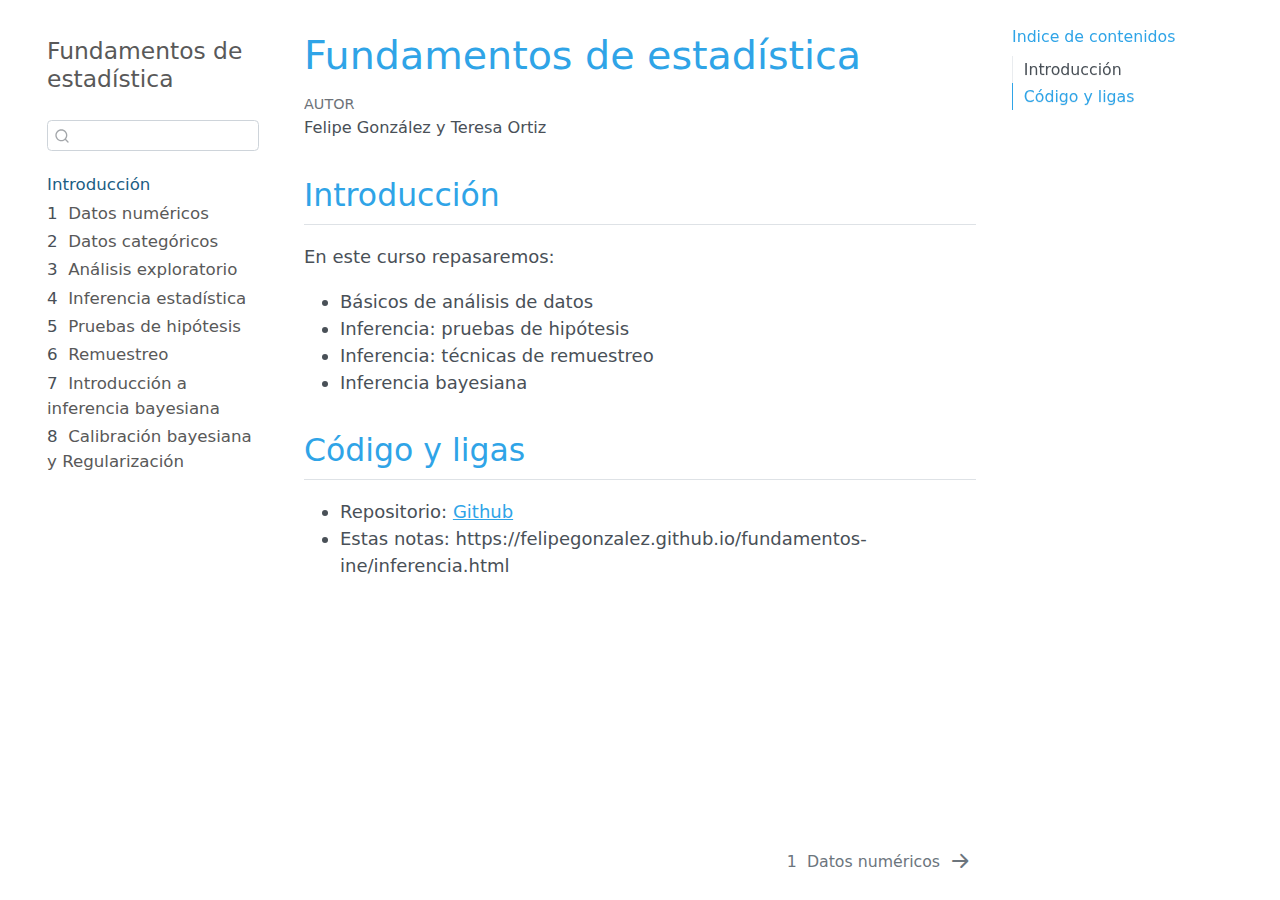
<file: docs/index.html>
<!DOCTYPE html>
<html xmlns="http://www.w3.org/1999/xhtml" lang="es" xml:lang="es"><head>

<meta charset="utf-8">
<meta name="generator" content="quarto-0.9.466">

<meta name="viewport" content="width=device-width, initial-scale=1.0, user-scalable=yes">

<meta name="author" content="Felipe González y Teresa Ortiz">

<title>Fundamentos de estadística</title>
<style>
code{white-space: pre-wrap;}
span.smallcaps{font-variant: small-caps;}
span.underline{text-decoration: underline;}
div.column{display: inline-block; vertical-align: top; width: 50%;}
div.hanging-indent{margin-left: 1.5em; text-indent: -1.5em;}
ul.task-list{list-style: none;}
</style>

<script id="quarto-search-options" type="application/json">{
  "location": "sidebar",
  "copy-button": false,
  "collapse-after": 3,
  "panel-placement": "start",
  "type": "textbox",
  "limit": 20,
  "language": {
    "search-no-results-text": "Sín resultados",
    "search-matching-documents-text": "documentos encontrados",
    "search-copy-link-title": "Copiar el enlace en la busqueda",
    "search-hide-matches-text": "Esconder resultados adicionales",
    "search-more-match-text": "hay más resultados en este documento",
    "search-more-matches-text": "más resultados en este documento",
    "search-clear-button-title": "Borrar",
    "search-detached-cancel-button-title": "Cancelar",
    "search-submit-button-title": "Eviar"
  }
}</script>


<script src="site_libs/quarto-nav/quarto-nav.js"></script><script src="site_libs/quarto-nav/headroom.min.js"></script><script src="site_libs/clipboard/clipboard.min.js"></script><script src="site_libs/quarto-search/autocomplete.umd.js"></script><script src="site_libs/quarto-search/fuse.min.js"></script><script src="site_libs/quarto-search/quarto-search.js"></script><meta name="quarto:offset" content="./"><link href="/numericos.html" rel="next"><script src="site_libs/quarto-html/quarto.js"></script><script src="site_libs/quarto-html/popper.min.js"></script><script src="site_libs/quarto-html/tippy.umd.min.js"></script><script src="site_libs/quarto-html/anchor.min.js"></script><link href="site_libs/quarto-html/tippy.css" rel="stylesheet"><link href="site_libs/quarto-html/quarto-syntax-highlighting.css" rel="stylesheet" id="quarto-text-highlighting-styles"><script src="site_libs/bootstrap/bootstrap.min.js"></script><link href="site_libs/bootstrap/bootstrap-icons.css" rel="stylesheet"><link href="site_libs/bootstrap/bootstrap.min.css" rel="stylesheet"></head>

<body class="nav-sidebar floating">

<div id="quarto-search-results"></div>
  <header id="quarto-header" class="headroom fixed-top">
  <nav class="quarto-secondary-nav" data-bs-toggle="collapse" data-bs-target="#quarto-sidebar" aria-controls="quarto-sidebar" aria-expanded="false" aria-label="Toggle sidebar navigation" onclick="if (window.quartoToggleHeadroom) { window.quartoToggleHeadroom(); }">
    <div class="container-fluid d-flex justify-content-between">
      <h1 class="quarto-secondary-nav-title">Fundamentos de estadística</h1>
      <button type="button" class="quarto-btn-toggle btn" aria-label="Show secondary navigation">
        <i class="bi bi-chevron-right"></i>
      </button>
    </div>
  </nav>
</header>
<!-- content -->
<div id="quarto-content" class="quarto-container page-columns page-rows-contents page-layout-article">
<!-- sidebar -->
  <nav id="quarto-sidebar" class="sidebar collapse sidebar-navigation floating overflow-auto">
    <div class="pt-lg-2 mt-2 text-left sidebar-header">
    <div class="sidebar-title mb-0 py-0">
      <a href="./">Fundamentos de estadística</a> 
    </div>
      </div>
      <div class="mt-2 flex-shrink-0 align-items-center">
        <div class="sidebar-search">
        <div id="quarto-search" class="" title="Search"></div>
        </div>
      </div>
    <div class="sidebar-menu-container"> 
    <ul class="list-unstyled mt-1">
        <li class="sidebar-item">
  <div class="sidebar-item-container"> 
  <a href="./index.html" class="sidebar-item-text sidebar-link active">Introducción</a>
  </div>
</li>
        <li class="sidebar-item">
  <div class="sidebar-item-container"> 
  <a href="./numericos.html" class="sidebar-item-text sidebar-link"><span class="chapter-number">1</span>&nbsp; <span class="chapter-title">Datos numéricos</span></a>
  </div>
</li>
        <li class="sidebar-item">
  <div class="sidebar-item-container"> 
  <a href="./categoricos.html" class="sidebar-item-text sidebar-link"><span class="chapter-number">2</span>&nbsp; <span class="chapter-title">Datos categóricos</span></a>
  </div>
</li>
        <li class="sidebar-item">
  <div class="sidebar-item-container"> 
  <a href="./analisis-datos.html" class="sidebar-item-text sidebar-link"><span class="chapter-number">3</span>&nbsp; <span class="chapter-title">Análisis exploratorio</span></a>
  </div>
</li>
        <li class="sidebar-item">
  <div class="sidebar-item-container"> 
  <a href="./inferencia.html" class="sidebar-item-text sidebar-link"><span class="chapter-number">4</span>&nbsp; <span class="chapter-title">Inferencia estadística</span></a>
  </div>
</li>
        <li class="sidebar-item">
  <div class="sidebar-item-container"> 
  <a href="./pruebas-hipotesis.html" class="sidebar-item-text sidebar-link"><span class="chapter-number">5</span>&nbsp; <span class="chapter-title">Pruebas de hipótesis</span></a>
  </div>
</li>
        <li class="sidebar-item">
  <div class="sidebar-item-container"> 
  <a href="./remuestreo-bootstrap.html" class="sidebar-item-text sidebar-link"><span class="chapter-number">6</span>&nbsp; <span class="chapter-title">Remuestreo</span></a>
  </div>
</li>
        <li class="sidebar-item">
  <div class="sidebar-item-container"> 
  <a href="./intro-bayesiana-1.html" class="sidebar-item-text sidebar-link"><span class="chapter-number">7</span>&nbsp; <span class="chapter-title">Introducción a inferencia bayesiana</span></a>
  </div>
</li>
        <li class="sidebar-item">
  <div class="sidebar-item-container"> 
  <a href="./intro-bayesiana-2.html" class="sidebar-item-text sidebar-link"><span class="chapter-number">8</span>&nbsp; <span class="chapter-title">Calibración bayesiana y Regularización</span></a>
  </div>
</li>
    </ul>
    </div>
</nav>
<!-- margin-sidebar -->
    <div id="quarto-margin-sidebar" class="sidebar margin-sidebar">
        <nav id="TOC" role="doc-toc">
    <h2 id="toc-title">Indice de contenidos</h2>
   
  <ul>
  <li><a href="#introducción" id="toc-introducción" class="nav-link active" data-scroll-target="#introducción">Introducción</a></li>
  <li><a href="#código-y-ligas" id="toc-código-y-ligas" class="nav-link" data-scroll-target="#código-y-ligas">Código y ligas</a></li>
  </ul>
</nav>
    </div>
<!-- main -->
<main class="content" id="quarto-document-content">

<header id="title-block-header" class="quarto-title-block default">
<div class="quarto-title">
<h1 class="title d-none d-lg-block">Fundamentos de estadística</h1>
</div>



<div class="quarto-title-meta">

    <div>
    <div class="quarto-title-meta-heading">Autor</div>
    <div class="quarto-title-meta-contents">
             <p>Felipe González y Teresa Ortiz </p>
          </div>
  </div>
    
    
  </div>
  

</header>

<section id="introducción" class="level2 unnumbered">
<h2 class="unnumbered anchored" data-anchor-id="introducción">Introducción</h2>
<p>En este curso repasaremos:</p>
<ul>
<li>Básicos de análisis de datos</li>
<li>Inferencia: pruebas de hipótesis</li>
<li>Inferencia: técnicas de remuestreo</li>
<li>Inferencia bayesiana</li>
</ul>
</section>
<section id="código-y-ligas" class="level2">
<h2 class="anchored" data-anchor-id="código-y-ligas">Código y ligas</h2>
<ul>
<li>Repositorio: <a href="https://github.com/felipegonzalez/fundamentos-ine">Github</a></li>
<li>Estas notas: https://felipegonzalez.github.io/fundamentos-ine/inferencia.html</li>
</ul>


</section>

</main> <!-- /main -->
<script id="quarto-html-after-body" type="application/javascript">
window.document.addEventListener("DOMContentLoaded", function (event) {
  const icon = "";
  const anchorJS = new window.AnchorJS();
  anchorJS.options = {
    placement: 'right',
    icon: icon
  };
  anchorJS.add('.anchored');
  const clipboard = new window.ClipboardJS('.code-copy-button', {
    target: function(trigger) {
      return trigger.previousElementSibling;
    }
  });
  clipboard.on('success', function(e) {
    // button target
    const button = e.trigger;
    // don't keep focus
    button.blur();
    // flash "checked"
    button.classList.add('code-copy-button-checked');
    var currentTitle = button.getAttribute("title");
    button.setAttribute("title", "Copiada");
    setTimeout(function() {
      button.setAttribute("title", currentTitle);
      button.classList.remove('code-copy-button-checked');
    }, 1000);
    // clear code selection
    e.clearSelection();
  });
  function tippyHover(el, contentFn) {
    const config = {
      allowHTML: true,
      content: contentFn,
      maxWidth: 500,
      delay: 100,
      arrow: false,
      appendTo: function(el) {
          return el.parentElement;
      },
      interactive: true,
      interactiveBorder: 10,
      theme: 'quarto',
      placement: 'bottom-start'
    };
    window.tippy(el, config); 
  }
  const noterefs = window.document.querySelectorAll('a[role="doc-noteref"]');
  for (var i=0; i<noterefs.length; i++) {
    const ref = noterefs[i];
    tippyHover(ref, function() {
      let href = ref.getAttribute('href');
      try { href = new URL(href).hash; } catch {}
      const id = href.replace(/^#\/?/, "");
      const note = window.document.getElementById(id);
      return note.innerHTML;
    });
  }
  var bibliorefs = window.document.querySelectorAll('a[role="doc-biblioref"]');
  for (var i=0; i<bibliorefs.length; i++) {
    const ref = bibliorefs[i];
    const cites = ref.parentNode.getAttribute('data-cites').split(' ');
    tippyHover(ref, function() {
      var popup = window.document.createElement('div');
      cites.forEach(function(cite) {
        var citeDiv = window.document.createElement('div');
        citeDiv.classList.add('hanging-indent');
        citeDiv.classList.add('csl-entry');
        var biblioDiv = window.document.getElementById('ref-' + cite);
        if (biblioDiv) {
          citeDiv.innerHTML = biblioDiv.innerHTML;
        }
        popup.appendChild(citeDiv);
      });
      return popup.innerHTML;
    });
  }
});
</script>
<nav class="page-navigation">
  <div class="nav-page nav-page-previous">
  </div>
  <div class="nav-page nav-page-next">
      <a href="./numericos.html" class="pagination-link">
        <span class="nav-page-text"><span class="chapter-number">1</span>&nbsp; <span class="chapter-title">Datos numéricos</span></span> <i class="bi bi-arrow-right-short"></i>
      </a>
  </div>
</nav>
</div> <!-- /content -->



</body></html>
</file>
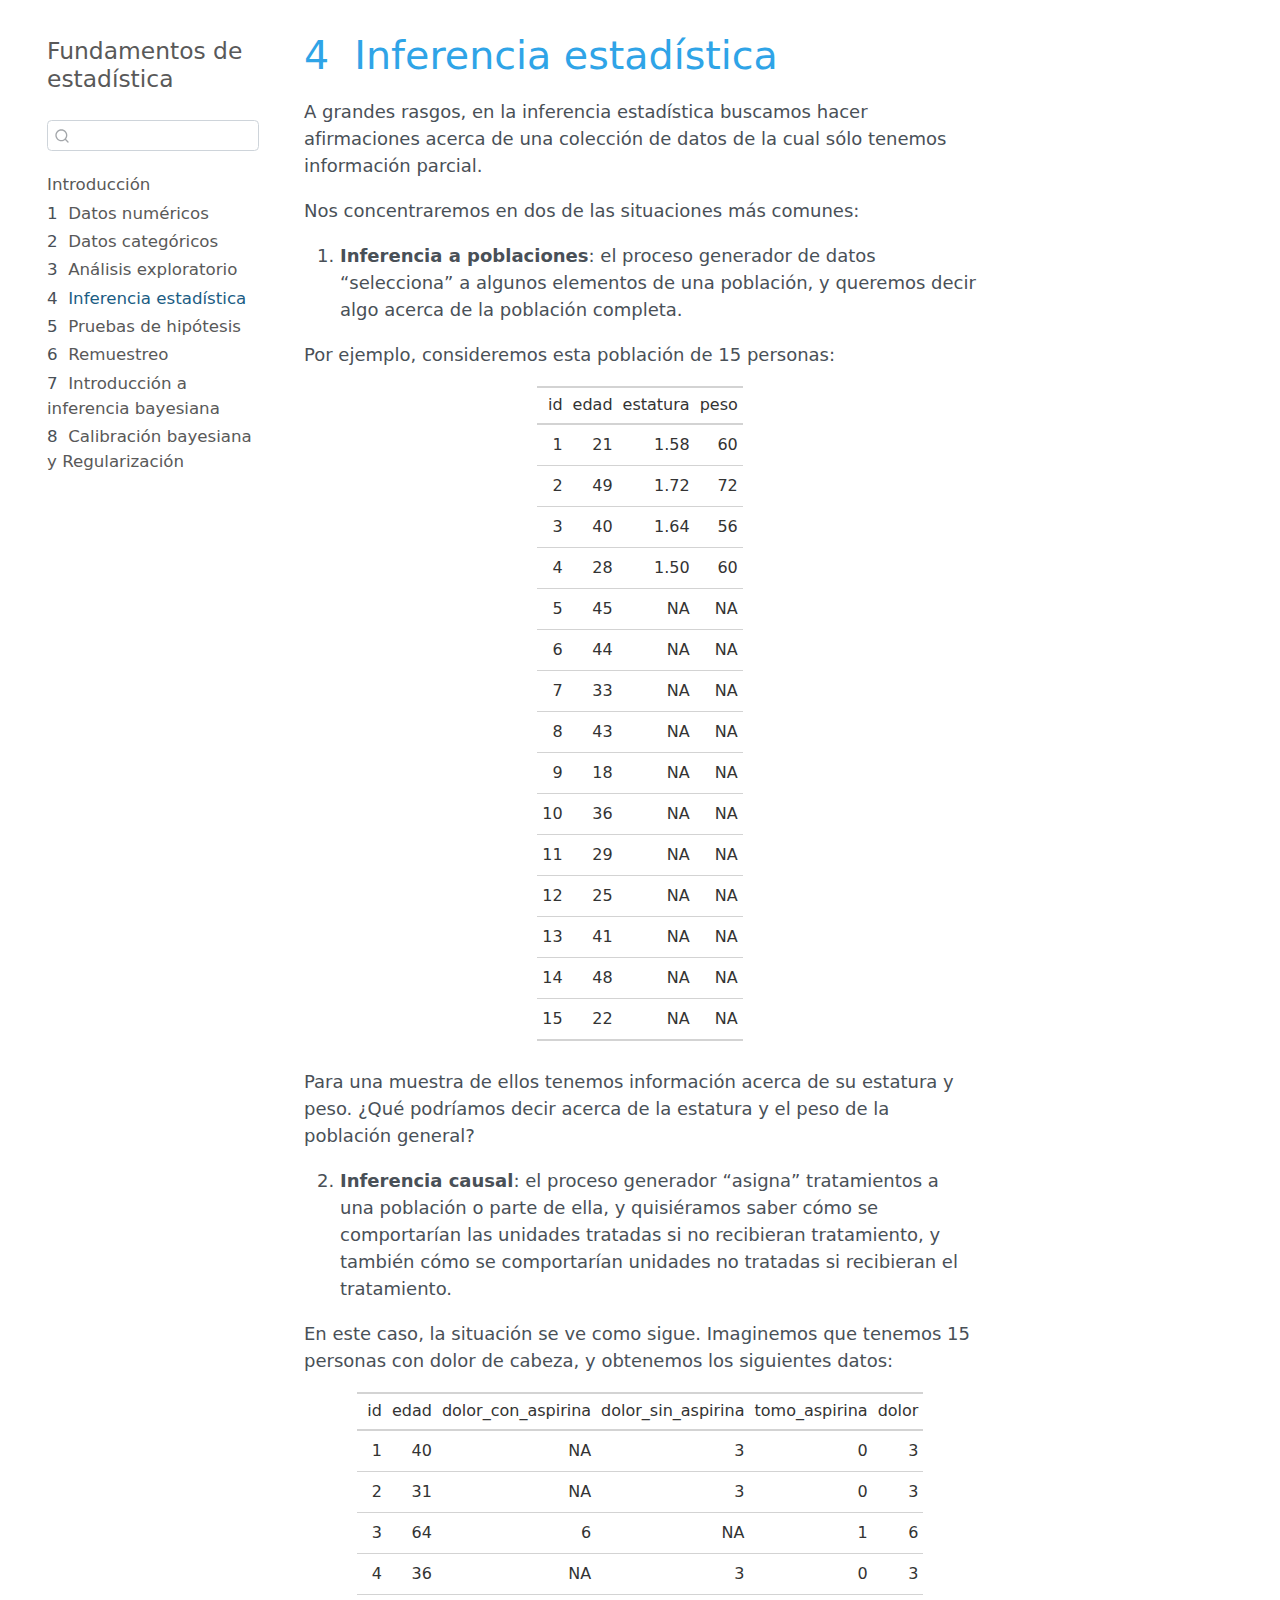
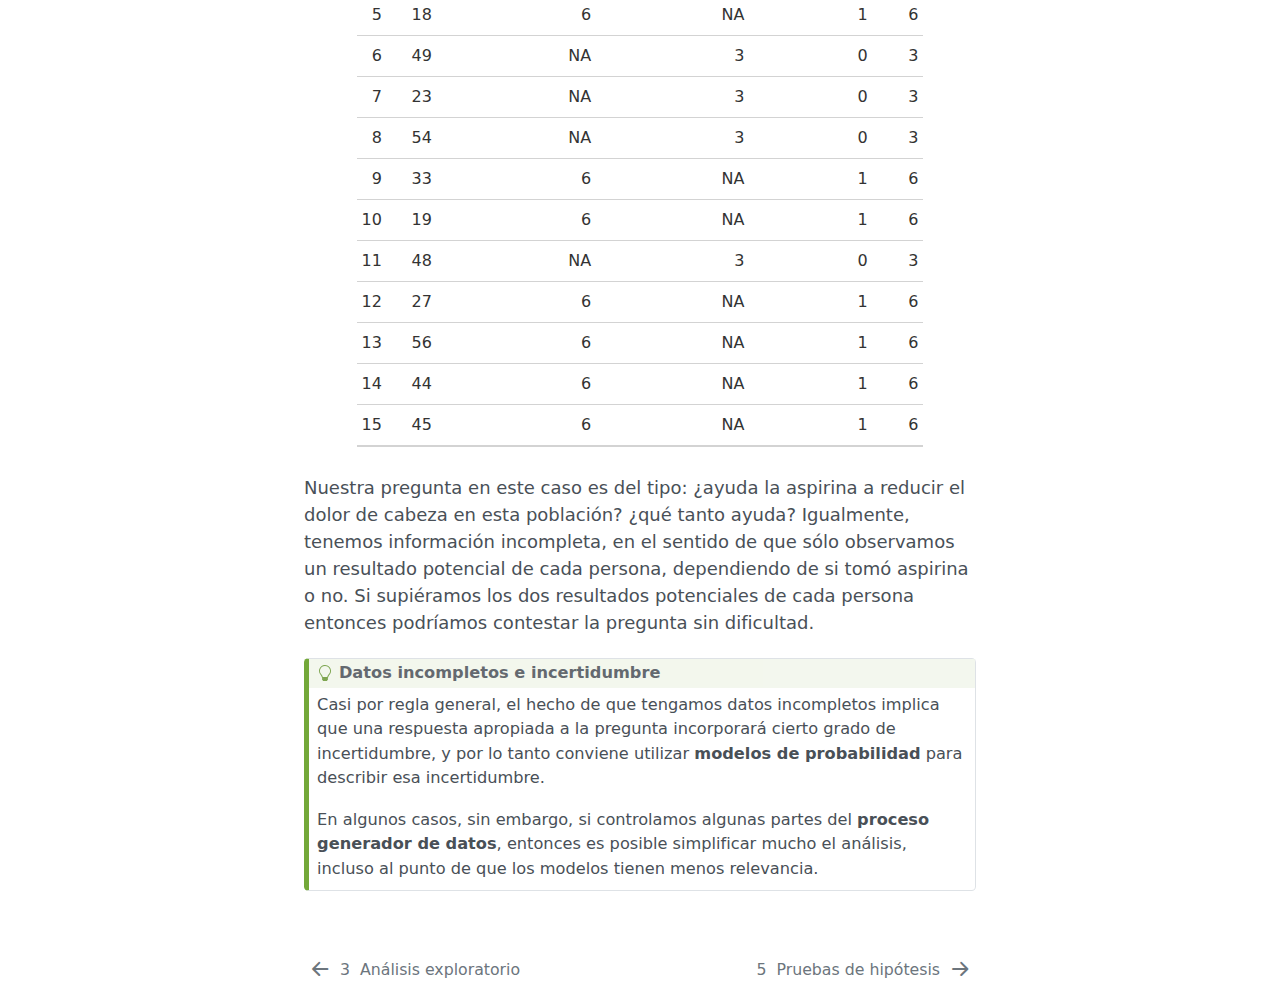
<file: docs/inferencia.html>
<!DOCTYPE html>
<html xmlns="http://www.w3.org/1999/xhtml" lang="es" xml:lang="es"><head>

<meta charset="utf-8">
<meta name="generator" content="quarto-0.9.466">

<meta name="viewport" content="width=device-width, initial-scale=1.0, user-scalable=yes">


<title>Fundamentos de estadística - 4&nbsp; Inferencia estadística</title>
<style>
code{white-space: pre-wrap;}
span.smallcaps{font-variant: small-caps;}
span.underline{text-decoration: underline;}
div.column{display: inline-block; vertical-align: top; width: 50%;}
div.hanging-indent{margin-left: 1.5em; text-indent: -1.5em;}
ul.task-list{list-style: none;}
</style>

<script id="quarto-search-options" type="application/json">{
  "location": "sidebar",
  "copy-button": false,
  "collapse-after": 3,
  "panel-placement": "start",
  "type": "textbox",
  "limit": 20,
  "language": {
    "search-no-results-text": "Sín resultados",
    "search-matching-documents-text": "documentos encontrados",
    "search-copy-link-title": "Copiar el enlace en la busqueda",
    "search-hide-matches-text": "Esconder resultados adicionales",
    "search-more-match-text": "hay más resultados en este documento",
    "search-more-matches-text": "más resultados en este documento",
    "search-clear-button-title": "Borrar",
    "search-detached-cancel-button-title": "Cancelar",
    "search-submit-button-title": "Eviar"
  }
}</script>


<script src="site_libs/quarto-nav/quarto-nav.js"></script><script src="site_libs/quarto-nav/headroom.min.js"></script><script src="site_libs/clipboard/clipboard.min.js"></script><script src="site_libs/quarto-search/autocomplete.umd.js"></script><script src="site_libs/quarto-search/fuse.min.js"></script><script src="site_libs/quarto-search/quarto-search.js"></script><meta name="quarto:offset" content="./"><link href="/pruebas-hipotesis.html" rel="next"><link href="/analisis-datos.html" rel="prev"><script src="site_libs/quarto-html/quarto.js"></script><script src="site_libs/quarto-html/popper.min.js"></script><script src="site_libs/quarto-html/tippy.umd.min.js"></script><script src="site_libs/quarto-html/anchor.min.js"></script><link href="site_libs/quarto-html/tippy.css" rel="stylesheet"><link href="site_libs/quarto-html/quarto-syntax-highlighting.css" rel="stylesheet" id="quarto-text-highlighting-styles"><script src="site_libs/bootstrap/bootstrap.min.js"></script><link href="site_libs/bootstrap/bootstrap-icons.css" rel="stylesheet"><link href="site_libs/bootstrap/bootstrap.min.css" rel="stylesheet"></head>

<body class="nav-sidebar floating">

<div id="quarto-search-results"></div>
  <header id="quarto-header" class="headroom fixed-top">
  <nav class="quarto-secondary-nav" data-bs-toggle="collapse" data-bs-target="#quarto-sidebar" aria-controls="quarto-sidebar" aria-expanded="false" aria-label="Toggle sidebar navigation" onclick="if (window.quartoToggleHeadroom) { window.quartoToggleHeadroom(); }">
    <div class="container-fluid d-flex justify-content-between">
      <h1 class="quarto-secondary-nav-title"><span class="chapter-number">4</span>&nbsp; <span class="chapter-title">Inferencia estadística</span></h1>
      <button type="button" class="quarto-btn-toggle btn" aria-label="Show secondary navigation">
        <i class="bi bi-chevron-right"></i>
      </button>
    </div>
  </nav>
</header>
<!-- content -->
<div id="quarto-content" class="quarto-container page-columns page-rows-contents page-layout-article">
<!-- sidebar -->
  <nav id="quarto-sidebar" class="sidebar collapse sidebar-navigation floating overflow-auto">
    <div class="pt-lg-2 mt-2 text-left sidebar-header">
    <div class="sidebar-title mb-0 py-0">
      <a href="./">Fundamentos de estadística</a> 
    </div>
      </div>
      <div class="mt-2 flex-shrink-0 align-items-center">
        <div class="sidebar-search">
        <div id="quarto-search" class="" title="Search"></div>
        </div>
      </div>
    <div class="sidebar-menu-container"> 
    <ul class="list-unstyled mt-1">
        <li class="sidebar-item">
  <div class="sidebar-item-container"> 
  <a href="./index.html" class="sidebar-item-text sidebar-link">Introducción</a>
  </div>
</li>
        <li class="sidebar-item">
  <div class="sidebar-item-container"> 
  <a href="./numericos.html" class="sidebar-item-text sidebar-link"><span class="chapter-number">1</span>&nbsp; <span class="chapter-title">Datos numéricos</span></a>
  </div>
</li>
        <li class="sidebar-item">
  <div class="sidebar-item-container"> 
  <a href="./categoricos.html" class="sidebar-item-text sidebar-link"><span class="chapter-number">2</span>&nbsp; <span class="chapter-title">Datos categóricos</span></a>
  </div>
</li>
        <li class="sidebar-item">
  <div class="sidebar-item-container"> 
  <a href="./analisis-datos.html" class="sidebar-item-text sidebar-link"><span class="chapter-number">3</span>&nbsp; <span class="chapter-title">Análisis exploratorio</span></a>
  </div>
</li>
        <li class="sidebar-item">
  <div class="sidebar-item-container"> 
  <a href="./inferencia.html" class="sidebar-item-text sidebar-link active"><span class="chapter-number">4</span>&nbsp; <span class="chapter-title">Inferencia estadística</span></a>
  </div>
</li>
        <li class="sidebar-item">
  <div class="sidebar-item-container"> 
  <a href="./pruebas-hipotesis.html" class="sidebar-item-text sidebar-link"><span class="chapter-number">5</span>&nbsp; <span class="chapter-title">Pruebas de hipótesis</span></a>
  </div>
</li>
        <li class="sidebar-item">
  <div class="sidebar-item-container"> 
  <a href="./remuestreo-bootstrap.html" class="sidebar-item-text sidebar-link"><span class="chapter-number">6</span>&nbsp; <span class="chapter-title">Remuestreo</span></a>
  </div>
</li>
        <li class="sidebar-item">
  <div class="sidebar-item-container"> 
  <a href="./intro-bayesiana-1.html" class="sidebar-item-text sidebar-link"><span class="chapter-number">7</span>&nbsp; <span class="chapter-title">Introducción a inferencia bayesiana</span></a>
  </div>
</li>
        <li class="sidebar-item">
  <div class="sidebar-item-container"> 
  <a href="./intro-bayesiana-2.html" class="sidebar-item-text sidebar-link"><span class="chapter-number">8</span>&nbsp; <span class="chapter-title">Calibración bayesiana y Regularización</span></a>
  </div>
</li>
    </ul>
    </div>
</nav>
<!-- margin-sidebar -->
    <div id="quarto-margin-sidebar" class="sidebar margin-sidebar">
        
    </div>
<!-- main -->
<main class="content" id="quarto-document-content">

<header id="title-block-header" class="quarto-title-block default">
<div class="quarto-title">
<h1 class="title d-none d-lg-block"><span class="chapter-number">4</span>&nbsp; <span class="chapter-title">Inferencia estadística</span></h1>
</div>



<div class="quarto-title-meta">

    
    
  </div>
  

</header>

<p>A grandes rasgos, en la inferencia estadística buscamos hacer afirmaciones acerca de una colección de datos de la cual sólo tenemos información parcial.</p>
<p>Nos concentraremos en dos de las situaciones más comunes:</p>
<ol type="1">
<li><strong>Inferencia a poblaciones</strong>: el proceso generador de datos “selecciona” a algunos elementos de una población, y queremos decir algo acerca de la población completa.</li>
</ol>
<p>Por ejemplo, consideremos esta población de 15 personas:</p>
<div class="cell">
<div class="cell-output-display">

<div id="aytbbbzylf" style="overflow-x:auto;overflow-y:auto;width:auto;height:auto;">
<style>html {
  font-family: -apple-system, BlinkMacSystemFont, 'Segoe UI', Roboto, Oxygen, Ubuntu, Cantarell, 'Helvetica Neue', 'Fira Sans', 'Droid Sans', Arial, sans-serif;
}

#aytbbbzylf .gt_table {
  display: table;
  border-collapse: collapse;
  margin-left: auto;
  margin-right: auto;
  color: #333333;
  font-size: 16px;
  font-weight: normal;
  font-style: normal;
  background-color: #FFFFFF;
  width: auto;
  border-top-style: solid;
  border-top-width: 2px;
  border-top-color: #A8A8A8;
  border-right-style: none;
  border-right-width: 2px;
  border-right-color: #D3D3D3;
  border-bottom-style: solid;
  border-bottom-width: 2px;
  border-bottom-color: #A8A8A8;
  border-left-style: none;
  border-left-width: 2px;
  border-left-color: #D3D3D3;
}

#aytbbbzylf .gt_heading {
  background-color: #FFFFFF;
  text-align: center;
  border-bottom-color: #FFFFFF;
  border-left-style: none;
  border-left-width: 1px;
  border-left-color: #D3D3D3;
  border-right-style: none;
  border-right-width: 1px;
  border-right-color: #D3D3D3;
}

#aytbbbzylf .gt_title {
  color: #333333;
  font-size: 125%;
  font-weight: initial;
  padding-top: 4px;
  padding-bottom: 4px;
  padding-left: 5px;
  padding-right: 5px;
  border-bottom-color: #FFFFFF;
  border-bottom-width: 0;
}

#aytbbbzylf .gt_subtitle {
  color: #333333;
  font-size: 85%;
  font-weight: initial;
  padding-top: 0;
  padding-bottom: 6px;
  padding-left: 5px;
  padding-right: 5px;
  border-top-color: #FFFFFF;
  border-top-width: 0;
}

#aytbbbzylf .gt_bottom_border {
  border-bottom-style: solid;
  border-bottom-width: 2px;
  border-bottom-color: #D3D3D3;
}

#aytbbbzylf .gt_col_headings {
  border-top-style: solid;
  border-top-width: 2px;
  border-top-color: #D3D3D3;
  border-bottom-style: solid;
  border-bottom-width: 2px;
  border-bottom-color: #D3D3D3;
  border-left-style: none;
  border-left-width: 1px;
  border-left-color: #D3D3D3;
  border-right-style: none;
  border-right-width: 1px;
  border-right-color: #D3D3D3;
}

#aytbbbzylf .gt_col_heading {
  color: #333333;
  background-color: #FFFFFF;
  font-size: 100%;
  font-weight: normal;
  text-transform: inherit;
  border-left-style: none;
  border-left-width: 1px;
  border-left-color: #D3D3D3;
  border-right-style: none;
  border-right-width: 1px;
  border-right-color: #D3D3D3;
  vertical-align: bottom;
  padding-top: 5px;
  padding-bottom: 6px;
  padding-left: 5px;
  padding-right: 5px;
  overflow-x: hidden;
}

#aytbbbzylf .gt_column_spanner_outer {
  color: #333333;
  background-color: #FFFFFF;
  font-size: 100%;
  font-weight: normal;
  text-transform: inherit;
  padding-top: 0;
  padding-bottom: 0;
  padding-left: 4px;
  padding-right: 4px;
}

#aytbbbzylf .gt_column_spanner_outer:first-child {
  padding-left: 0;
}

#aytbbbzylf .gt_column_spanner_outer:last-child {
  padding-right: 0;
}

#aytbbbzylf .gt_column_spanner {
  border-bottom-style: solid;
  border-bottom-width: 2px;
  border-bottom-color: #D3D3D3;
  vertical-align: bottom;
  padding-top: 5px;
  padding-bottom: 5px;
  overflow-x: hidden;
  display: inline-block;
  width: 100%;
}

#aytbbbzylf .gt_group_heading {
  padding-top: 8px;
  padding-bottom: 8px;
  padding-left: 5px;
  padding-right: 5px;
  color: #333333;
  background-color: #FFFFFF;
  font-size: 100%;
  font-weight: initial;
  text-transform: inherit;
  border-top-style: solid;
  border-top-width: 2px;
  border-top-color: #D3D3D3;
  border-bottom-style: solid;
  border-bottom-width: 2px;
  border-bottom-color: #D3D3D3;
  border-left-style: none;
  border-left-width: 1px;
  border-left-color: #D3D3D3;
  border-right-style: none;
  border-right-width: 1px;
  border-right-color: #D3D3D3;
  vertical-align: middle;
}

#aytbbbzylf .gt_empty_group_heading {
  padding: 0.5px;
  color: #333333;
  background-color: #FFFFFF;
  font-size: 100%;
  font-weight: initial;
  border-top-style: solid;
  border-top-width: 2px;
  border-top-color: #D3D3D3;
  border-bottom-style: solid;
  border-bottom-width: 2px;
  border-bottom-color: #D3D3D3;
  vertical-align: middle;
}

#aytbbbzylf .gt_from_md > :first-child {
  margin-top: 0;
}

#aytbbbzylf .gt_from_md > :last-child {
  margin-bottom: 0;
}

#aytbbbzylf .gt_row {
  padding-top: 8px;
  padding-bottom: 8px;
  padding-left: 5px;
  padding-right: 5px;
  margin: 10px;
  border-top-style: solid;
  border-top-width: 1px;
  border-top-color: #D3D3D3;
  border-left-style: none;
  border-left-width: 1px;
  border-left-color: #D3D3D3;
  border-right-style: none;
  border-right-width: 1px;
  border-right-color: #D3D3D3;
  vertical-align: middle;
  overflow-x: hidden;
}

#aytbbbzylf .gt_stub {
  color: #333333;
  background-color: #FFFFFF;
  font-size: 100%;
  font-weight: initial;
  text-transform: inherit;
  border-right-style: solid;
  border-right-width: 2px;
  border-right-color: #D3D3D3;
  padding-left: 5px;
  padding-right: 5px;
}

#aytbbbzylf .gt_stub_row_group {
  color: #333333;
  background-color: #FFFFFF;
  font-size: 100%;
  font-weight: initial;
  text-transform: inherit;
  border-right-style: solid;
  border-right-width: 2px;
  border-right-color: #D3D3D3;
  padding-left: 5px;
  padding-right: 5px;
  vertical-align: top;
}

#aytbbbzylf .gt_row_group_first td {
  border-top-width: 2px;
}

#aytbbbzylf .gt_summary_row {
  color: #333333;
  background-color: #FFFFFF;
  text-transform: inherit;
  padding-top: 8px;
  padding-bottom: 8px;
  padding-left: 5px;
  padding-right: 5px;
}

#aytbbbzylf .gt_first_summary_row {
  border-top-style: solid;
  border-top-color: #D3D3D3;
}

#aytbbbzylf .gt_first_summary_row.thick {
  border-top-width: 2px;
}

#aytbbbzylf .gt_last_summary_row {
  padding-top: 8px;
  padding-bottom: 8px;
  padding-left: 5px;
  padding-right: 5px;
  border-bottom-style: solid;
  border-bottom-width: 2px;
  border-bottom-color: #D3D3D3;
}

#aytbbbzylf .gt_grand_summary_row {
  color: #333333;
  background-color: #FFFFFF;
  text-transform: inherit;
  padding-top: 8px;
  padding-bottom: 8px;
  padding-left: 5px;
  padding-right: 5px;
}

#aytbbbzylf .gt_first_grand_summary_row {
  padding-top: 8px;
  padding-bottom: 8px;
  padding-left: 5px;
  padding-right: 5px;
  border-top-style: double;
  border-top-width: 6px;
  border-top-color: #D3D3D3;
}

#aytbbbzylf .gt_striped {
  background-color: rgba(128, 128, 128, 0.05);
}

#aytbbbzylf .gt_table_body {
  border-top-style: solid;
  border-top-width: 2px;
  border-top-color: #D3D3D3;
  border-bottom-style: solid;
  border-bottom-width: 2px;
  border-bottom-color: #D3D3D3;
}

#aytbbbzylf .gt_footnotes {
  color: #333333;
  background-color: #FFFFFF;
  border-bottom-style: none;
  border-bottom-width: 2px;
  border-bottom-color: #D3D3D3;
  border-left-style: none;
  border-left-width: 2px;
  border-left-color: #D3D3D3;
  border-right-style: none;
  border-right-width: 2px;
  border-right-color: #D3D3D3;
}

#aytbbbzylf .gt_footnote {
  margin: 0px;
  font-size: 90%;
  padding-left: 4px;
  padding-right: 4px;
  padding-left: 5px;
  padding-right: 5px;
}

#aytbbbzylf .gt_sourcenotes {
  color: #333333;
  background-color: #FFFFFF;
  border-bottom-style: none;
  border-bottom-width: 2px;
  border-bottom-color: #D3D3D3;
  border-left-style: none;
  border-left-width: 2px;
  border-left-color: #D3D3D3;
  border-right-style: none;
  border-right-width: 2px;
  border-right-color: #D3D3D3;
}

#aytbbbzylf .gt_sourcenote {
  font-size: 90%;
  padding-top: 4px;
  padding-bottom: 4px;
  padding-left: 5px;
  padding-right: 5px;
}

#aytbbbzylf .gt_left {
  text-align: left;
}

#aytbbbzylf .gt_center {
  text-align: center;
}

#aytbbbzylf .gt_right {
  text-align: right;
  font-variant-numeric: tabular-nums;
}

#aytbbbzylf .gt_font_normal {
  font-weight: normal;
}

#aytbbbzylf .gt_font_bold {
  font-weight: bold;
}

#aytbbbzylf .gt_font_italic {
  font-style: italic;
}

#aytbbbzylf .gt_super {
  font-size: 65%;
}

#aytbbbzylf .gt_two_val_uncert {
  display: inline-block;
  line-height: 1em;
  text-align: right;
  font-size: 60%;
  vertical-align: -0.25em;
  margin-left: 0.1em;
}

#aytbbbzylf .gt_footnote_marks {
  font-style: italic;
  font-weight: normal;
  font-size: 75%;
  vertical-align: 0.4em;
}

#aytbbbzylf .gt_asterisk {
  font-size: 100%;
  vertical-align: 0;
}

#aytbbbzylf .gt_slash_mark {
  font-size: 0.7em;
  line-height: 0.7em;
  vertical-align: 0.15em;
}

#aytbbbzylf .gt_fraction_numerator {
  font-size: 0.6em;
  line-height: 0.6em;
  vertical-align: 0.45em;
}

#aytbbbzylf .gt_fraction_denominator {
  font-size: 0.6em;
  line-height: 0.6em;
  vertical-align: -0.05em;
}
</style>
<table class="gt_table">
  
  <thead class="gt_col_headings">
    <tr>
      <th class="gt_col_heading gt_columns_bottom_border gt_right" rowspan="1" colspan="1">id</th>
      <th class="gt_col_heading gt_columns_bottom_border gt_right" rowspan="1" colspan="1">edad</th>
      <th class="gt_col_heading gt_columns_bottom_border gt_right" rowspan="1" colspan="1">estatura</th>
      <th class="gt_col_heading gt_columns_bottom_border gt_right" rowspan="1" colspan="1">peso</th>
    </tr>
  </thead>
  <tbody class="gt_table_body">
    <tr><td class="gt_row gt_right">1</td>
<td class="gt_row gt_right">21</td>
<td class="gt_row gt_right">1.58</td>
<td class="gt_row gt_right">60</td></tr>
    <tr><td class="gt_row gt_right">2</td>
<td class="gt_row gt_right">49</td>
<td class="gt_row gt_right">1.72</td>
<td class="gt_row gt_right">72</td></tr>
    <tr><td class="gt_row gt_right">3</td>
<td class="gt_row gt_right">40</td>
<td class="gt_row gt_right">1.64</td>
<td class="gt_row gt_right">56</td></tr>
    <tr><td class="gt_row gt_right">4</td>
<td class="gt_row gt_right">28</td>
<td class="gt_row gt_right">1.50</td>
<td class="gt_row gt_right">60</td></tr>
    <tr><td class="gt_row gt_right">5</td>
<td class="gt_row gt_right">45</td>
<td class="gt_row gt_right">NA</td>
<td class="gt_row gt_right">NA</td></tr>
    <tr><td class="gt_row gt_right">6</td>
<td class="gt_row gt_right">44</td>
<td class="gt_row gt_right">NA</td>
<td class="gt_row gt_right">NA</td></tr>
    <tr><td class="gt_row gt_right">7</td>
<td class="gt_row gt_right">33</td>
<td class="gt_row gt_right">NA</td>
<td class="gt_row gt_right">NA</td></tr>
    <tr><td class="gt_row gt_right">8</td>
<td class="gt_row gt_right">43</td>
<td class="gt_row gt_right">NA</td>
<td class="gt_row gt_right">NA</td></tr>
    <tr><td class="gt_row gt_right">9</td>
<td class="gt_row gt_right">18</td>
<td class="gt_row gt_right">NA</td>
<td class="gt_row gt_right">NA</td></tr>
    <tr><td class="gt_row gt_right">10</td>
<td class="gt_row gt_right">36</td>
<td class="gt_row gt_right">NA</td>
<td class="gt_row gt_right">NA</td></tr>
    <tr><td class="gt_row gt_right">11</td>
<td class="gt_row gt_right">29</td>
<td class="gt_row gt_right">NA</td>
<td class="gt_row gt_right">NA</td></tr>
    <tr><td class="gt_row gt_right">12</td>
<td class="gt_row gt_right">25</td>
<td class="gt_row gt_right">NA</td>
<td class="gt_row gt_right">NA</td></tr>
    <tr><td class="gt_row gt_right">13</td>
<td class="gt_row gt_right">41</td>
<td class="gt_row gt_right">NA</td>
<td class="gt_row gt_right">NA</td></tr>
    <tr><td class="gt_row gt_right">14</td>
<td class="gt_row gt_right">48</td>
<td class="gt_row gt_right">NA</td>
<td class="gt_row gt_right">NA</td></tr>
    <tr><td class="gt_row gt_right">15</td>
<td class="gt_row gt_right">22</td>
<td class="gt_row gt_right">NA</td>
<td class="gt_row gt_right">NA</td></tr>
  </tbody>
  
  
</table>
</div>
</div>
</div>
<p>Para una muestra de ellos tenemos información acerca de su estatura y peso. ¿Qué podríamos decir acerca de la estatura y el peso de la población general?</p>
<ol start="2" type="1">
<li><strong>Inferencia causal</strong>: el proceso generador “asigna” tratamientos a una población o parte de ella, y quisiéramos saber cómo se comportarían las unidades tratadas si no recibieran tratamiento, y también cómo se comportarían unidades no tratadas si recibieran el tratamiento.</li>
</ol>
<p>En este caso, la situación se ve como sigue. Imaginemos que tenemos 15 personas con dolor de cabeza, y obtenemos los siguientes datos:</p>
<div class="cell">
<div class="cell-output-display">

<div id="kgjlunddro" style="overflow-x:auto;overflow-y:auto;width:auto;height:auto;">
<style>html {
  font-family: -apple-system, BlinkMacSystemFont, 'Segoe UI', Roboto, Oxygen, Ubuntu, Cantarell, 'Helvetica Neue', 'Fira Sans', 'Droid Sans', Arial, sans-serif;
}

#kgjlunddro .gt_table {
  display: table;
  border-collapse: collapse;
  margin-left: auto;
  margin-right: auto;
  color: #333333;
  font-size: 16px;
  font-weight: normal;
  font-style: normal;
  background-color: #FFFFFF;
  width: auto;
  border-top-style: solid;
  border-top-width: 2px;
  border-top-color: #A8A8A8;
  border-right-style: none;
  border-right-width: 2px;
  border-right-color: #D3D3D3;
  border-bottom-style: solid;
  border-bottom-width: 2px;
  border-bottom-color: #A8A8A8;
  border-left-style: none;
  border-left-width: 2px;
  border-left-color: #D3D3D3;
}

#kgjlunddro .gt_heading {
  background-color: #FFFFFF;
  text-align: center;
  border-bottom-color: #FFFFFF;
  border-left-style: none;
  border-left-width: 1px;
  border-left-color: #D3D3D3;
  border-right-style: none;
  border-right-width: 1px;
  border-right-color: #D3D3D3;
}

#kgjlunddro .gt_title {
  color: #333333;
  font-size: 125%;
  font-weight: initial;
  padding-top: 4px;
  padding-bottom: 4px;
  padding-left: 5px;
  padding-right: 5px;
  border-bottom-color: #FFFFFF;
  border-bottom-width: 0;
}

#kgjlunddro .gt_subtitle {
  color: #333333;
  font-size: 85%;
  font-weight: initial;
  padding-top: 0;
  padding-bottom: 6px;
  padding-left: 5px;
  padding-right: 5px;
  border-top-color: #FFFFFF;
  border-top-width: 0;
}

#kgjlunddro .gt_bottom_border {
  border-bottom-style: solid;
  border-bottom-width: 2px;
  border-bottom-color: #D3D3D3;
}

#kgjlunddro .gt_col_headings {
  border-top-style: solid;
  border-top-width: 2px;
  border-top-color: #D3D3D3;
  border-bottom-style: solid;
  border-bottom-width: 2px;
  border-bottom-color: #D3D3D3;
  border-left-style: none;
  border-left-width: 1px;
  border-left-color: #D3D3D3;
  border-right-style: none;
  border-right-width: 1px;
  border-right-color: #D3D3D3;
}

#kgjlunddro .gt_col_heading {
  color: #333333;
  background-color: #FFFFFF;
  font-size: 100%;
  font-weight: normal;
  text-transform: inherit;
  border-left-style: none;
  border-left-width: 1px;
  border-left-color: #D3D3D3;
  border-right-style: none;
  border-right-width: 1px;
  border-right-color: #D3D3D3;
  vertical-align: bottom;
  padding-top: 5px;
  padding-bottom: 6px;
  padding-left: 5px;
  padding-right: 5px;
  overflow-x: hidden;
}

#kgjlunddro .gt_column_spanner_outer {
  color: #333333;
  background-color: #FFFFFF;
  font-size: 100%;
  font-weight: normal;
  text-transform: inherit;
  padding-top: 0;
  padding-bottom: 0;
  padding-left: 4px;
  padding-right: 4px;
}

#kgjlunddro .gt_column_spanner_outer:first-child {
  padding-left: 0;
}

#kgjlunddro .gt_column_spanner_outer:last-child {
  padding-right: 0;
}

#kgjlunddro .gt_column_spanner {
  border-bottom-style: solid;
  border-bottom-width: 2px;
  border-bottom-color: #D3D3D3;
  vertical-align: bottom;
  padding-top: 5px;
  padding-bottom: 5px;
  overflow-x: hidden;
  display: inline-block;
  width: 100%;
}

#kgjlunddro .gt_group_heading {
  padding-top: 8px;
  padding-bottom: 8px;
  padding-left: 5px;
  padding-right: 5px;
  color: #333333;
  background-color: #FFFFFF;
  font-size: 100%;
  font-weight: initial;
  text-transform: inherit;
  border-top-style: solid;
  border-top-width: 2px;
  border-top-color: #D3D3D3;
  border-bottom-style: solid;
  border-bottom-width: 2px;
  border-bottom-color: #D3D3D3;
  border-left-style: none;
  border-left-width: 1px;
  border-left-color: #D3D3D3;
  border-right-style: none;
  border-right-width: 1px;
  border-right-color: #D3D3D3;
  vertical-align: middle;
}

#kgjlunddro .gt_empty_group_heading {
  padding: 0.5px;
  color: #333333;
  background-color: #FFFFFF;
  font-size: 100%;
  font-weight: initial;
  border-top-style: solid;
  border-top-width: 2px;
  border-top-color: #D3D3D3;
  border-bottom-style: solid;
  border-bottom-width: 2px;
  border-bottom-color: #D3D3D3;
  vertical-align: middle;
}

#kgjlunddro .gt_from_md > :first-child {
  margin-top: 0;
}

#kgjlunddro .gt_from_md > :last-child {
  margin-bottom: 0;
}

#kgjlunddro .gt_row {
  padding-top: 8px;
  padding-bottom: 8px;
  padding-left: 5px;
  padding-right: 5px;
  margin: 10px;
  border-top-style: solid;
  border-top-width: 1px;
  border-top-color: #D3D3D3;
  border-left-style: none;
  border-left-width: 1px;
  border-left-color: #D3D3D3;
  border-right-style: none;
  border-right-width: 1px;
  border-right-color: #D3D3D3;
  vertical-align: middle;
  overflow-x: hidden;
}

#kgjlunddro .gt_stub {
  color: #333333;
  background-color: #FFFFFF;
  font-size: 100%;
  font-weight: initial;
  text-transform: inherit;
  border-right-style: solid;
  border-right-width: 2px;
  border-right-color: #D3D3D3;
  padding-left: 5px;
  padding-right: 5px;
}

#kgjlunddro .gt_stub_row_group {
  color: #333333;
  background-color: #FFFFFF;
  font-size: 100%;
  font-weight: initial;
  text-transform: inherit;
  border-right-style: solid;
  border-right-width: 2px;
  border-right-color: #D3D3D3;
  padding-left: 5px;
  padding-right: 5px;
  vertical-align: top;
}

#kgjlunddro .gt_row_group_first td {
  border-top-width: 2px;
}

#kgjlunddro .gt_summary_row {
  color: #333333;
  background-color: #FFFFFF;
  text-transform: inherit;
  padding-top: 8px;
  padding-bottom: 8px;
  padding-left: 5px;
  padding-right: 5px;
}

#kgjlunddro .gt_first_summary_row {
  border-top-style: solid;
  border-top-color: #D3D3D3;
}

#kgjlunddro .gt_first_summary_row.thick {
  border-top-width: 2px;
}

#kgjlunddro .gt_last_summary_row {
  padding-top: 8px;
  padding-bottom: 8px;
  padding-left: 5px;
  padding-right: 5px;
  border-bottom-style: solid;
  border-bottom-width: 2px;
  border-bottom-color: #D3D3D3;
}

#kgjlunddro .gt_grand_summary_row {
  color: #333333;
  background-color: #FFFFFF;
  text-transform: inherit;
  padding-top: 8px;
  padding-bottom: 8px;
  padding-left: 5px;
  padding-right: 5px;
}

#kgjlunddro .gt_first_grand_summary_row {
  padding-top: 8px;
  padding-bottom: 8px;
  padding-left: 5px;
  padding-right: 5px;
  border-top-style: double;
  border-top-width: 6px;
  border-top-color: #D3D3D3;
}

#kgjlunddro .gt_striped {
  background-color: rgba(128, 128, 128, 0.05);
}

#kgjlunddro .gt_table_body {
  border-top-style: solid;
  border-top-width: 2px;
  border-top-color: #D3D3D3;
  border-bottom-style: solid;
  border-bottom-width: 2px;
  border-bottom-color: #D3D3D3;
}

#kgjlunddro .gt_footnotes {
  color: #333333;
  background-color: #FFFFFF;
  border-bottom-style: none;
  border-bottom-width: 2px;
  border-bottom-color: #D3D3D3;
  border-left-style: none;
  border-left-width: 2px;
  border-left-color: #D3D3D3;
  border-right-style: none;
  border-right-width: 2px;
  border-right-color: #D3D3D3;
}

#kgjlunddro .gt_footnote {
  margin: 0px;
  font-size: 90%;
  padding-left: 4px;
  padding-right: 4px;
  padding-left: 5px;
  padding-right: 5px;
}

#kgjlunddro .gt_sourcenotes {
  color: #333333;
  background-color: #FFFFFF;
  border-bottom-style: none;
  border-bottom-width: 2px;
  border-bottom-color: #D3D3D3;
  border-left-style: none;
  border-left-width: 2px;
  border-left-color: #D3D3D3;
  border-right-style: none;
  border-right-width: 2px;
  border-right-color: #D3D3D3;
}

#kgjlunddro .gt_sourcenote {
  font-size: 90%;
  padding-top: 4px;
  padding-bottom: 4px;
  padding-left: 5px;
  padding-right: 5px;
}

#kgjlunddro .gt_left {
  text-align: left;
}

#kgjlunddro .gt_center {
  text-align: center;
}

#kgjlunddro .gt_right {
  text-align: right;
  font-variant-numeric: tabular-nums;
}

#kgjlunddro .gt_font_normal {
  font-weight: normal;
}

#kgjlunddro .gt_font_bold {
  font-weight: bold;
}

#kgjlunddro .gt_font_italic {
  font-style: italic;
}

#kgjlunddro .gt_super {
  font-size: 65%;
}

#kgjlunddro .gt_two_val_uncert {
  display: inline-block;
  line-height: 1em;
  text-align: right;
  font-size: 60%;
  vertical-align: -0.25em;
  margin-left: 0.1em;
}

#kgjlunddro .gt_footnote_marks {
  font-style: italic;
  font-weight: normal;
  font-size: 75%;
  vertical-align: 0.4em;
}

#kgjlunddro .gt_asterisk {
  font-size: 100%;
  vertical-align: 0;
}

#kgjlunddro .gt_slash_mark {
  font-size: 0.7em;
  line-height: 0.7em;
  vertical-align: 0.15em;
}

#kgjlunddro .gt_fraction_numerator {
  font-size: 0.6em;
  line-height: 0.6em;
  vertical-align: 0.45em;
}

#kgjlunddro .gt_fraction_denominator {
  font-size: 0.6em;
  line-height: 0.6em;
  vertical-align: -0.05em;
}
</style>
<table class="gt_table">
  
  <thead class="gt_col_headings">
    <tr>
      <th class="gt_col_heading gt_columns_bottom_border gt_right" rowspan="1" colspan="1">id</th>
      <th class="gt_col_heading gt_columns_bottom_border gt_right" rowspan="1" colspan="1">edad</th>
      <th class="gt_col_heading gt_columns_bottom_border gt_right" rowspan="1" colspan="1">dolor_con_aspirina</th>
      <th class="gt_col_heading gt_columns_bottom_border gt_right" rowspan="1" colspan="1">dolor_sin_aspirina</th>
      <th class="gt_col_heading gt_columns_bottom_border gt_right" rowspan="1" colspan="1">tomo_aspirina</th>
      <th class="gt_col_heading gt_columns_bottom_border gt_right" rowspan="1" colspan="1">dolor</th>
    </tr>
  </thead>
  <tbody class="gt_table_body">
    <tr><td class="gt_row gt_right">1</td>
<td class="gt_row gt_right">40</td>
<td class="gt_row gt_right">NA</td>
<td class="gt_row gt_right">3</td>
<td class="gt_row gt_right">0</td>
<td class="gt_row gt_right">3</td></tr>
    <tr><td class="gt_row gt_right">2</td>
<td class="gt_row gt_right">31</td>
<td class="gt_row gt_right">NA</td>
<td class="gt_row gt_right">3</td>
<td class="gt_row gt_right">0</td>
<td class="gt_row gt_right">3</td></tr>
    <tr><td class="gt_row gt_right">3</td>
<td class="gt_row gt_right">64</td>
<td class="gt_row gt_right">6</td>
<td class="gt_row gt_right">NA</td>
<td class="gt_row gt_right">1</td>
<td class="gt_row gt_right">6</td></tr>
    <tr><td class="gt_row gt_right">4</td>
<td class="gt_row gt_right">36</td>
<td class="gt_row gt_right">NA</td>
<td class="gt_row gt_right">3</td>
<td class="gt_row gt_right">0</td>
<td class="gt_row gt_right">3</td></tr>
    <tr><td class="gt_row gt_right">5</td>
<td class="gt_row gt_right">18</td>
<td class="gt_row gt_right">6</td>
<td class="gt_row gt_right">NA</td>
<td class="gt_row gt_right">1</td>
<td class="gt_row gt_right">6</td></tr>
    <tr><td class="gt_row gt_right">6</td>
<td class="gt_row gt_right">49</td>
<td class="gt_row gt_right">NA</td>
<td class="gt_row gt_right">3</td>
<td class="gt_row gt_right">0</td>
<td class="gt_row gt_right">3</td></tr>
    <tr><td class="gt_row gt_right">7</td>
<td class="gt_row gt_right">23</td>
<td class="gt_row gt_right">NA</td>
<td class="gt_row gt_right">3</td>
<td class="gt_row gt_right">0</td>
<td class="gt_row gt_right">3</td></tr>
    <tr><td class="gt_row gt_right">8</td>
<td class="gt_row gt_right">54</td>
<td class="gt_row gt_right">NA</td>
<td class="gt_row gt_right">3</td>
<td class="gt_row gt_right">0</td>
<td class="gt_row gt_right">3</td></tr>
    <tr><td class="gt_row gt_right">9</td>
<td class="gt_row gt_right">33</td>
<td class="gt_row gt_right">6</td>
<td class="gt_row gt_right">NA</td>
<td class="gt_row gt_right">1</td>
<td class="gt_row gt_right">6</td></tr>
    <tr><td class="gt_row gt_right">10</td>
<td class="gt_row gt_right">19</td>
<td class="gt_row gt_right">6</td>
<td class="gt_row gt_right">NA</td>
<td class="gt_row gt_right">1</td>
<td class="gt_row gt_right">6</td></tr>
    <tr><td class="gt_row gt_right">11</td>
<td class="gt_row gt_right">48</td>
<td class="gt_row gt_right">NA</td>
<td class="gt_row gt_right">3</td>
<td class="gt_row gt_right">0</td>
<td class="gt_row gt_right">3</td></tr>
    <tr><td class="gt_row gt_right">12</td>
<td class="gt_row gt_right">27</td>
<td class="gt_row gt_right">6</td>
<td class="gt_row gt_right">NA</td>
<td class="gt_row gt_right">1</td>
<td class="gt_row gt_right">6</td></tr>
    <tr><td class="gt_row gt_right">13</td>
<td class="gt_row gt_right">56</td>
<td class="gt_row gt_right">6</td>
<td class="gt_row gt_right">NA</td>
<td class="gt_row gt_right">1</td>
<td class="gt_row gt_right">6</td></tr>
    <tr><td class="gt_row gt_right">14</td>
<td class="gt_row gt_right">44</td>
<td class="gt_row gt_right">6</td>
<td class="gt_row gt_right">NA</td>
<td class="gt_row gt_right">1</td>
<td class="gt_row gt_right">6</td></tr>
    <tr><td class="gt_row gt_right">15</td>
<td class="gt_row gt_right">45</td>
<td class="gt_row gt_right">6</td>
<td class="gt_row gt_right">NA</td>
<td class="gt_row gt_right">1</td>
<td class="gt_row gt_right">6</td></tr>
  </tbody>
  
  
</table>
</div>
</div>
</div>
<p>Nuestra pregunta en este caso es del tipo: ¿ayuda la aspirina a reducir el dolor de cabeza en esta población? ¿qué tanto ayuda? Igualmente, tenemos información incompleta, en el sentido de que sólo observamos un resultado potencial de cada persona, dependiendo de si tomó aspirina o no. Si supiéramos los dos resultados potenciales de cada persona entonces podríamos contestar la pregunta sin dificultad.</p>
<div class="callout-tip callout callout-style-default callout-captioned">
<div class="callout-header d-flex align-content-center">
<div class="callout-icon-container">
<i class="callout-icon"></i>
</div>
<div class="callout-caption-container flex-fill">
Datos incompletos e incertidumbre
</div>
</div>
<div class="callout-body-container callout-body">
<p>Casi por regla general, el hecho de que tengamos datos incompletos implica que una respuesta apropiada a la pregunta incorporará cierto grado de incertidumbre, y por lo tanto conviene utilizar <strong>modelos de probabilidad</strong> para describir esa incertidumbre.</p>
<p>En algunos casos, sin embargo, si controlamos algunas partes del <strong>proceso generador de datos</strong>, entonces es posible simplificar mucho el análisis, incluso al punto de que los modelos tienen menos relevancia.</p>
</div>
</div>



</main> <!-- /main -->
<script id="quarto-html-after-body" type="application/javascript">
window.document.addEventListener("DOMContentLoaded", function (event) {
  const icon = "";
  const anchorJS = new window.AnchorJS();
  anchorJS.options = {
    placement: 'right',
    icon: icon
  };
  anchorJS.add('.anchored');
  const clipboard = new window.ClipboardJS('.code-copy-button', {
    target: function(trigger) {
      return trigger.previousElementSibling;
    }
  });
  clipboard.on('success', function(e) {
    // button target
    const button = e.trigger;
    // don't keep focus
    button.blur();
    // flash "checked"
    button.classList.add('code-copy-button-checked');
    var currentTitle = button.getAttribute("title");
    button.setAttribute("title", "Copiada");
    setTimeout(function() {
      button.setAttribute("title", currentTitle);
      button.classList.remove('code-copy-button-checked');
    }, 1000);
    // clear code selection
    e.clearSelection();
  });
  function tippyHover(el, contentFn) {
    const config = {
      allowHTML: true,
      content: contentFn,
      maxWidth: 500,
      delay: 100,
      arrow: false,
      appendTo: function(el) {
          return el.parentElement;
      },
      interactive: true,
      interactiveBorder: 10,
      theme: 'quarto',
      placement: 'bottom-start'
    };
    window.tippy(el, config); 
  }
  const noterefs = window.document.querySelectorAll('a[role="doc-noteref"]');
  for (var i=0; i<noterefs.length; i++) {
    const ref = noterefs[i];
    tippyHover(ref, function() {
      let href = ref.getAttribute('href');
      try { href = new URL(href).hash; } catch {}
      const id = href.replace(/^#\/?/, "");
      const note = window.document.getElementById(id);
      return note.innerHTML;
    });
  }
  var bibliorefs = window.document.querySelectorAll('a[role="doc-biblioref"]');
  for (var i=0; i<bibliorefs.length; i++) {
    const ref = bibliorefs[i];
    const cites = ref.parentNode.getAttribute('data-cites').split(' ');
    tippyHover(ref, function() {
      var popup = window.document.createElement('div');
      cites.forEach(function(cite) {
        var citeDiv = window.document.createElement('div');
        citeDiv.classList.add('hanging-indent');
        citeDiv.classList.add('csl-entry');
        var biblioDiv = window.document.getElementById('ref-' + cite);
        if (biblioDiv) {
          citeDiv.innerHTML = biblioDiv.innerHTML;
        }
        popup.appendChild(citeDiv);
      });
      return popup.innerHTML;
    });
  }
});
</script>
<nav class="page-navigation">
  <div class="nav-page nav-page-previous">
      <a href="./analisis-datos.html" class="pagination-link">
        <i class="bi bi-arrow-left-short"></i> <span class="nav-page-text"><span class="chapter-number">3</span>&nbsp; <span class="chapter-title">Análisis exploratorio</span></span>
      </a>          
  </div>
  <div class="nav-page nav-page-next">
      <a href="./pruebas-hipotesis.html" class="pagination-link">
        <span class="nav-page-text"><span class="chapter-number">5</span>&nbsp; <span class="chapter-title">Pruebas de hipótesis</span></span> <i class="bi bi-arrow-right-short"></i>
      </a>
  </div>
</nav>
</div> <!-- /content -->



</body></html>
</file>
<file: docs/site_libs/quarto-html/tippy.css>
.tippy-box[data-animation=fade][data-state=hidden]{opacity:0}[data-tippy-root]{max-width:calc(100vw - 10px)}.tippy-box{position:relative;background-color:#333;color:#fff;border-radius:4px;font-size:14px;line-height:1.4;white-space:normal;outline:0;transition-property:transform,visibility,opacity}.tippy-box[data-placement^=top]>.tippy-arrow{bottom:0}.tippy-box[data-placement^=top]>.tippy-arrow:before{bottom:-7px;left:0;border-width:8px 8px 0;border-top-color:initial;transform-origin:center top}.tippy-box[data-placement^=bottom]>.tippy-arrow{top:0}.tippy-box[data-placement^=bottom]>.tippy-arrow:before{top:-7px;left:0;border-width:0 8px 8px;border-bottom-color:initial;transform-origin:center bottom}.tippy-box[data-placement^=left]>.tippy-arrow{right:0}.tippy-box[data-placement^=left]>.tippy-arrow:before{border-width:8px 0 8px 8px;border-left-color:initial;right:-7px;transform-origin:center left}.tippy-box[data-placement^=right]>.tippy-arrow{left:0}.tippy-box[data-placement^=right]>.tippy-arrow:before{left:-7px;border-width:8px 8px 8px 0;border-right-color:initial;transform-origin:center right}.tippy-box[data-inertia][data-state=visible]{transition-timing-function:cubic-bezier(.54,1.5,.38,1.11)}.tippy-arrow{width:16px;height:16px;color:#333}.tippy-arrow:before{content:"";position:absolute;border-color:transparent;border-style:solid}.tippy-content{position:relative;padding:5px 9px;z-index:1}
</file>
<file: docs/site_libs/quarto-html/quarto-syntax-highlighting.css>
/* quarto syntax highlight colors */
:root {
  --quarto-hl-ot-color: #003B4F;
  --quarto-hl-at-color: #657422;
  --quarto-hl-ss-color: #20794D;
  --quarto-hl-an-color: #5E5E5E;
  --quarto-hl-fu-color: #4758AB;
  --quarto-hl-st-color: #20794D;
  --quarto-hl-cf-color: #003B4F;
  --quarto-hl-op-color: #5E5E5E;
  --quarto-hl-er-color: #AD0000;
  --quarto-hl-bn-color: #AD0000;
  --quarto-hl-al-color: #AD0000;
  --quarto-hl-va-color: #111111;
  --quarto-hl-bu-color: inherit;
  --quarto-hl-ex-color: inherit;
  --quarto-hl-pp-color: #AD0000;
  --quarto-hl-in-color: #5E5E5E;
  --quarto-hl-vs-color: #20794D;
  --quarto-hl-wa-color: #5E5E5E;
  --quarto-hl-do-color: #5E5E5E;
  --quarto-hl-im-color: #00769E;
  --quarto-hl-ch-color: #20794D;
  --quarto-hl-dt-color: #AD0000;
  --quarto-hl-fl-color: #AD0000;
  --quarto-hl-co-color: #5E5E5E;
  --quarto-hl-cv-color: #5E5E5E;
  --quarto-hl-cn-color: #8f5902;
  --quarto-hl-sc-color: #5E5E5E;
  --quarto-hl-dv-color: #AD0000;
  --quarto-hl-kw-color: #003B4F;
}

/* other quarto variables */
:root {
  --quarto-font-monospace: SFMono-Regular, Menlo, Monaco, Consolas, "Liberation Mono", "Courier New", monospace;
}

code span {
  color: #003B4F;
}

code.sourceCode > span {
  color: #003B4F;
}

div.sourceCode,
div.sourceCode pre.sourceCode {
  color: #003B4F;
}

code span.ot {
  color: #003B4F;
}

code span.at {
  color: #657422;
}

code span.ss {
  color: #20794D;
}

code span.an {
  color: #5E5E5E;
}

code span.fu {
  color: #4758AB;
}

code span.st {
  color: #20794D;
}

code span.cf {
  color: #003B4F;
}

code span.op {
  color: #5E5E5E;
}

code span.er {
  color: #AD0000;
}

code span.bn {
  color: #AD0000;
}

code span.al {
  color: #AD0000;
}

code span.va {
  color: #111111;
}

code span.pp {
  color: #AD0000;
}

code span.in {
  color: #5E5E5E;
}

code span.vs {
  color: #20794D;
}

code span.wa {
  color: #5E5E5E;
  font-style: italic;
}

code span.do {
  color: #5E5E5E;
  font-style: italic;
}

code span.im {
  color: #00769E;
}

code span.ch {
  color: #20794D;
}

code span.dt {
  color: #AD0000;
}

code span.fl {
  color: #AD0000;
}

code span.co {
  color: #5E5E5E;
}

code span.cv {
  color: #5E5E5E;
  font-style: italic;
}

code span.cn {
  color: #8f5902;
}

code span.sc {
  color: #5E5E5E;
}

code span.dv {
  color: #AD0000;
}

code span.kw {
  color: #003B4F;
}

.prevent-inlining {
  content: "</";
}

/*# sourceMappingURL=debc5d5d77c3f9108843748ff7464032.css.map */
</file>
